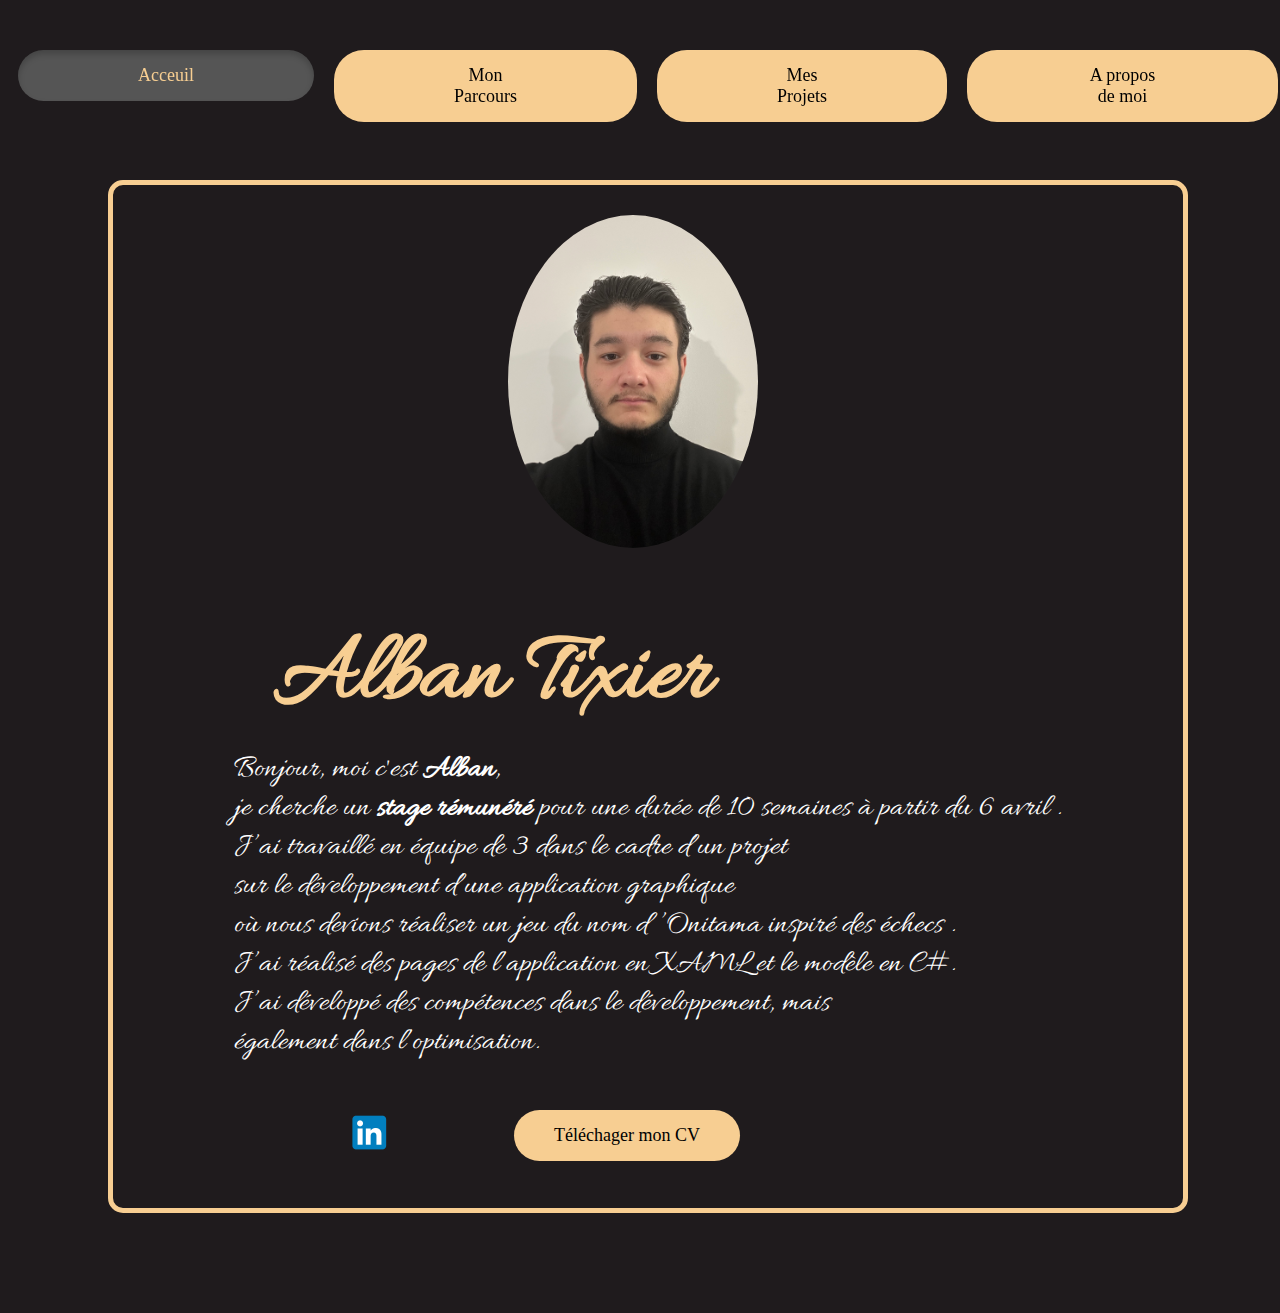
<file: index.html>
<!DOCTYPE html>
<html lang = "fr">
<head>
	<meta charset = "utf-8">
	<title>Alban Tixier</title>
	<link rel ="stylesheet" href ="static/Homepage.css">
    <style>
    @import url('https://fonts.googleapis.com/css2?family=Allura&display=swap');
    </style>
<body>
    <nav>
		<ul>
            <li><a href="Homepage.html" class="active">Acceuil</a></li>
			<li><a href="parcours.html">Mon Parcours</a></li>
			<li><a href="projet.html">Mes Projets</a></li>
			<li><a href="moi.html">A propos de moi </a></li>
		</ul>
		</nav>
        <div class="container">
            <img src="images/alban.jpeg" alt="Photo de profil d'Alban" id="alban">
            <div class="text">
                <h1> Alban Tixier</h1>
                <p>Bonjour, moi c'est <b>Alban</b>, </br> je cherche un <b>stage rémunéré</b> pour une durée de 10 semaines à partir du 6 avril . </br>
                    J’ai travaillé en équipe de 3 dans le cadre d’un projet </br>sur le développement d’une application graphique </br> où nous devions réaliser un jeu du nom d ’Onitama inspiré des échecs . </br> J’ai  réalisé des pages de l’application en XAML et le modèle en C#.</br> J’ai développé des  compétences dans le développement, mais </br> également dans l’optimisation. 
                </p>
                <div id="lien">
                    <a href="https://www.linkedin.com/in/alban-tixier-546078351/" id="linkedin"><img src="images/linkedin.webp" alt="Photo pour premier lien" id="img1"></a>
                    <a href="static/CV_TIXIERAlban.pdf" download id="link">Téléchager mon CV</a>
                </div>
            </div>
        </div>

</body>
</file>
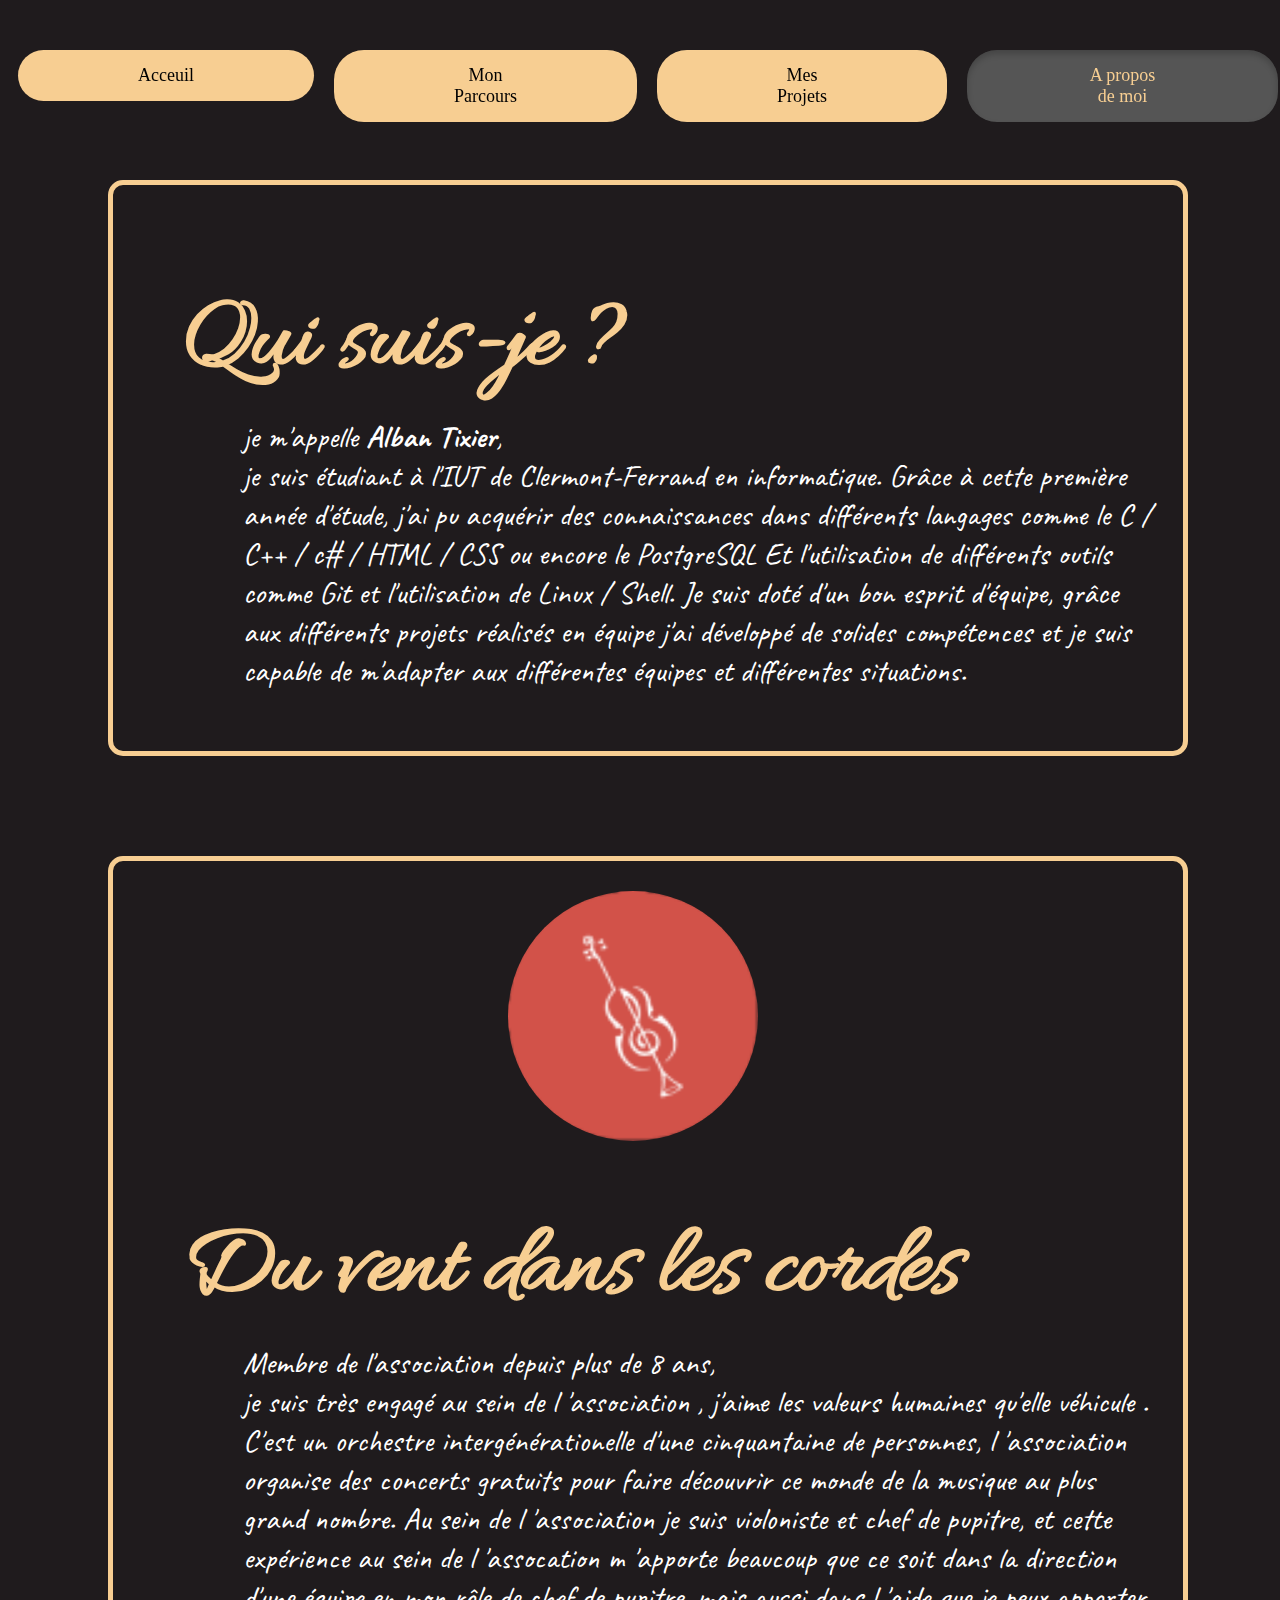
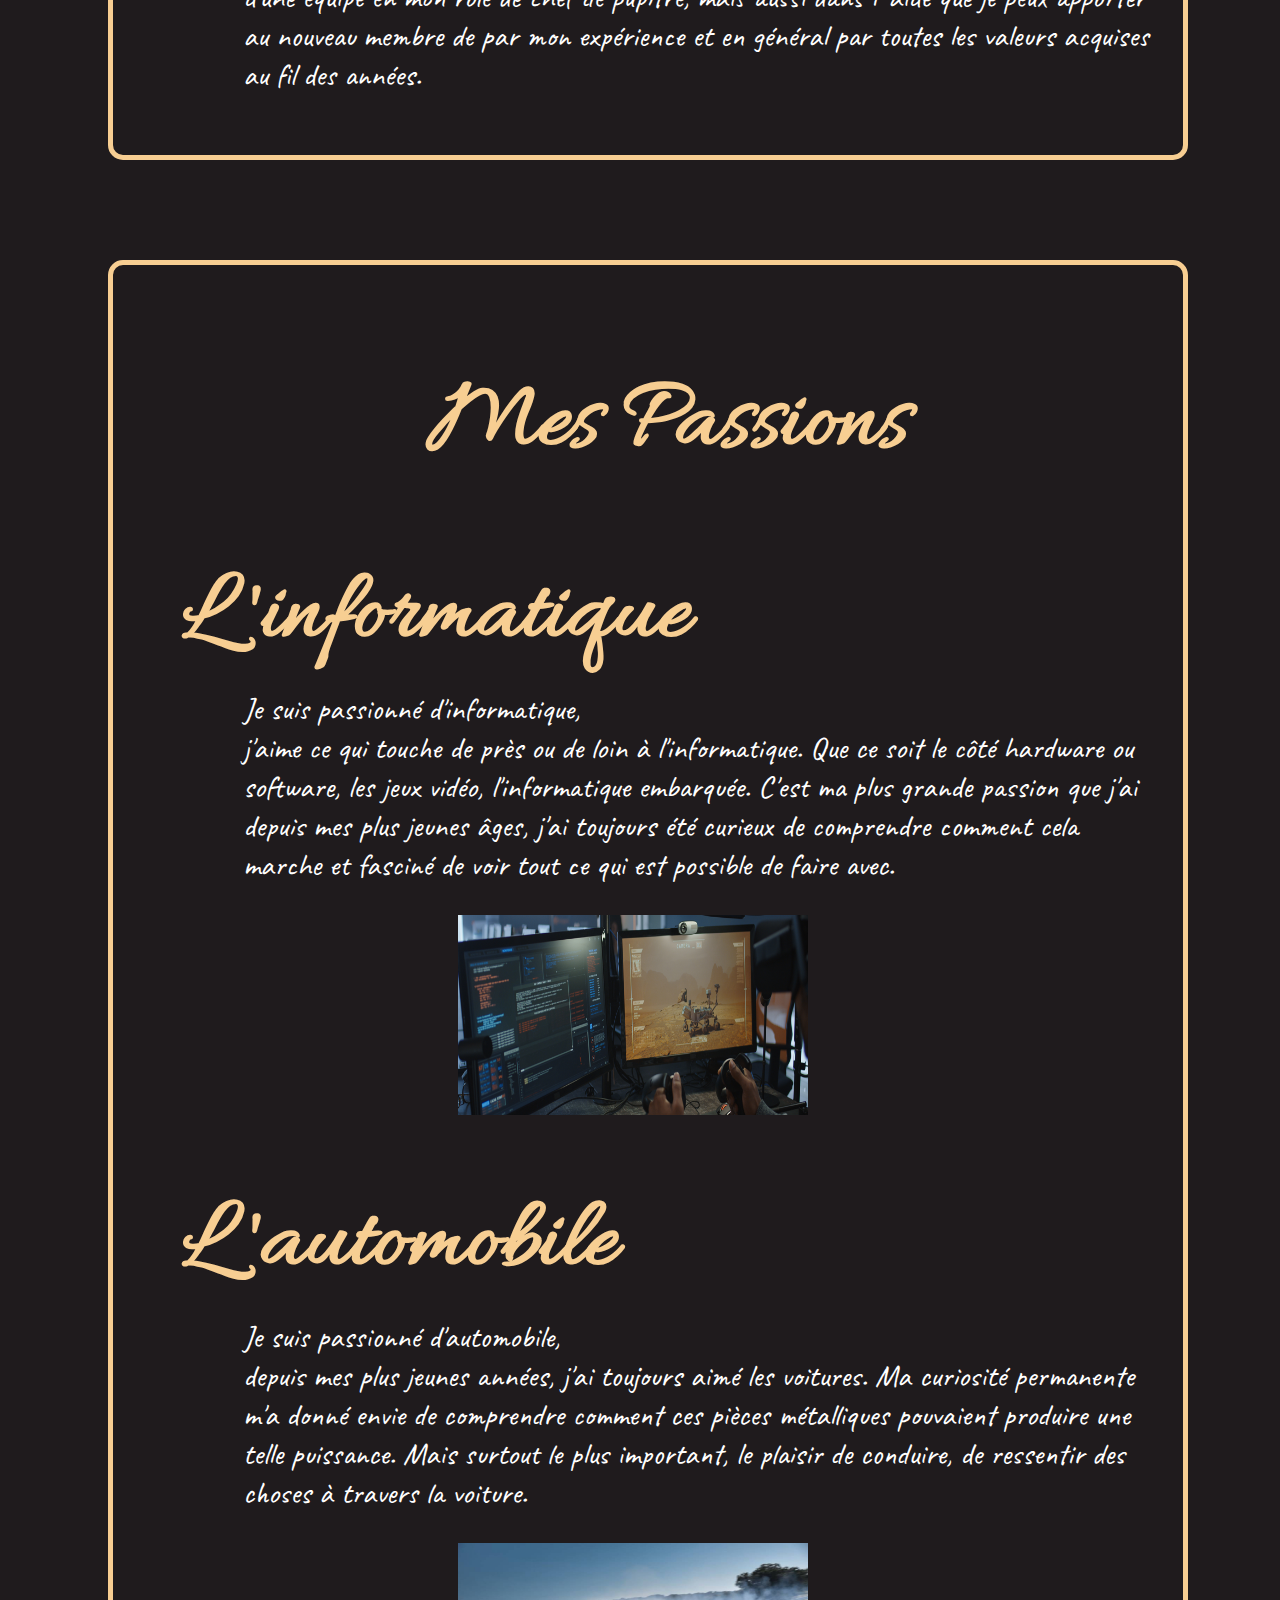
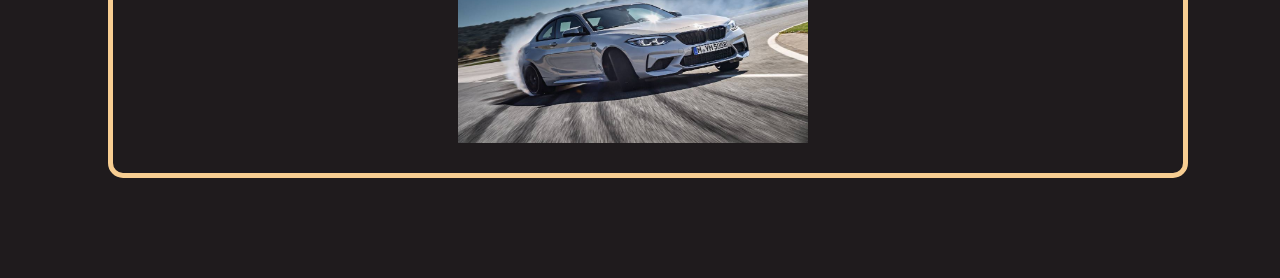
<file: moi.html>
<!DOCTYPE html>
<html lang = "fr">
<head>
	<meta charset = "utf-8">
	<title>Alban Tixier</title>
	<link rel ="stylesheet" href ="static/moi.css">
    <style>
    @import url('https://fonts.googleapis.com/css2?family=Allura&display=swap');
    @import url('https://fonts.googleapis.com/css2?family=Caveat:wght@400..700&family=Edu+NSW+ACT+Hand+Pre:wght@400..700&display=swap');
    </style>
</head>
<body>
    <nav>
		<ul>
            <li><a href="index.html">Acceuil</a></li>
			<li><a href="parcours.html">Mon Parcours</a></li>
			<li><a href="projet.html" >Mes Projets</a></li>
			<li><a href="#" class="active">A propos de moi </a></li>
		</ul>
	</nav>
    <div class="container">
            <div class="text">
                <h1> Qui suis-je ?</h1>
                <p> je m'appelle <b>Alban Tixier</b>,</br>
                    je suis étudiant à l'IUT de Clermont-Ferrand en informatique. Grâce à cette première année d'étude, j'ai pu acquérir des connaissances dans différents langages comme le C / C++ / c# / HTML / CSS ou encore le PostgreSQL
                    Et l'utilisation de différents outils comme Git et l'utilisation de Linux / Shell.
                    Je suis doté d'un bon esprit d'équipe, grâce aux différents projets réalisés en équipe j'ai développé de solides compétences et je suis capable de m'adapter aux différentes équipes et différentes situations.

                </p>
            </div>
        </div>
    <div class="container">
            <img src="images/dvdlc.png" alt="logo de l'association" id="image1">
            <div class="text">
                <h1> Du vent dans les cordes </h1>
                <p>Membre de l'association depuis plus de 8 ans, </br>
                   je suis très engagé au sein de l 'association , j'aime les valeurs humaines qu'elle véhicule . C'est un orchestre intergénérationelle d'une cinquantaine de personnes, l 'association organise des concerts gratuits pour faire découvrir ce monde de la musique au plus grand nombre. 
                   Au sein de l 'association je suis violoniste et  chef de pupitre, et cette expérience au sein de l 'assocation m 'apporte beaucoup que ce soit dans la direction d'une équipe en mon rôle de chef de pupitre, mais aussi dans l 'aide que je peux apporter au nouveau membre de par mon expérience et en général par toutes les valeurs acquises au fil des années.
                </p>
            </div>
        </div>
        <div class="container">
            <h1>Mes Passions </h1>
            <div class="text">
                <h1> L 'informatique </h1>
                <p>Je suis passionné d'informatique, </br> j'aime ce qui touche de près  ou de loin à l'informatique. Que ce soit le côté  hardware ou software, les jeux vidéo, l'informatique embarquée.
                    C'est ma plus grande passion que j'ai depuis mes plus jeunes âges, j'ai toujours été curieux de comprendre comment cela marche et fasciné de voir tout ce qui est possible de faire avec.                  
                </p>
            </div>
            <img src="images/info.png" alt="image de mes passions" id="image2">
            <div class="text">
                <h1> L 'automobile </h1>
                <p>Je suis passionné d'automobile, </br> depuis mes plus jeunes années, j'ai toujours aimé les voitures. Ma curiosité permanente m'a donné envie de comprendre comment ces pièces métalliques pouvaient produire une telle puissance.
                    Mais surtout le plus important, le plaisir de conduire, de ressentir des choses à travers la voiture.               
                </p>
            </div>
            <img src="images/auto.jpg" alt="image de mes passions" id="image2">
        </div>
    
</body>
</file>
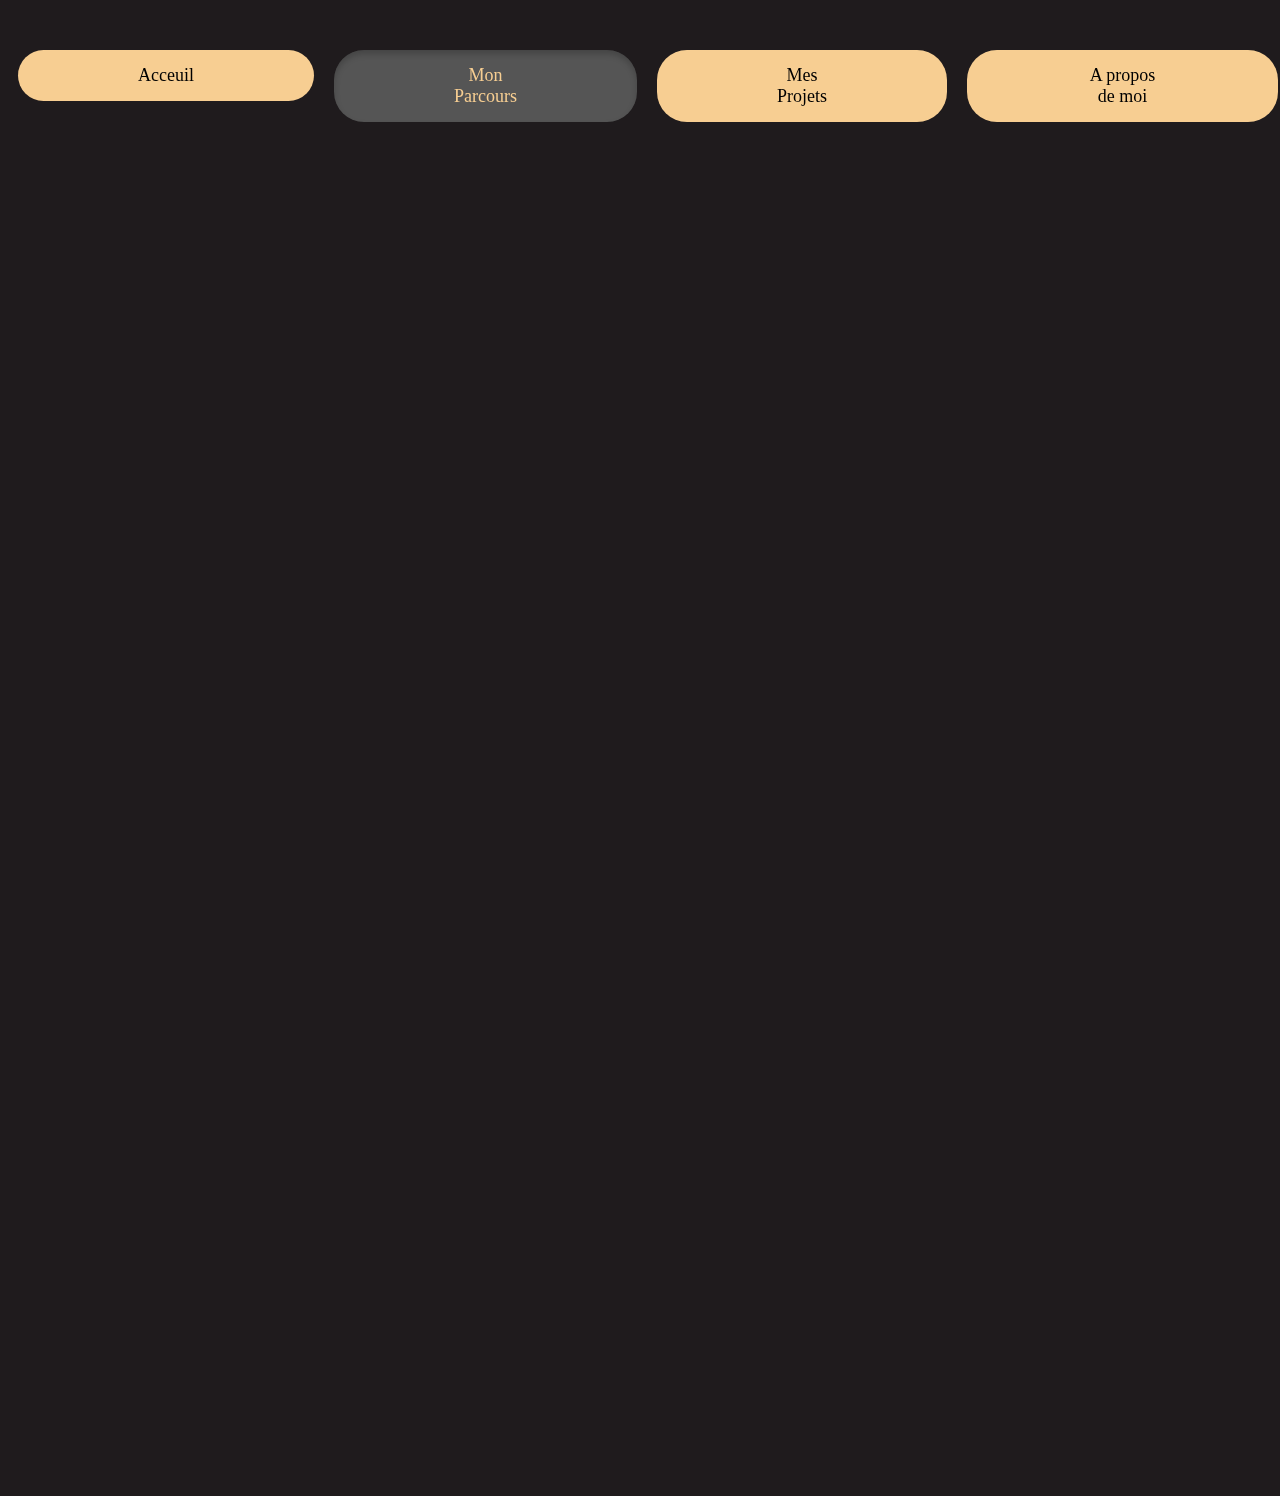
<file: parcours.html>
<!DOCTYPE html>
<html lang = "fr">
<head>
	<meta charset = "utf-8">
	<title>Alban Tixier</title>
	<link rel ="stylesheet" href ="static/parcours.css">
    <style>
    @import url('https://fonts.googleapis.com/css2?family=Allura&display=swap');
    
    </style>
<body>
    <nav>
		<ul>
            <li><a href="index.html">Acceuil</a></li>
			<li ><a class="active" href="#">Mon Parcours</a> </li>
			<li><a href="projet.html">Mes Projets</a></li>
			<li><a href="moi.html">A propos de moi </a></li>
		</ul>
    </nav>
    <div class="timeline">
        <div class="timeline-item left">
          <div class="content">
            <h3>2024-2027</h3>
            <p>étudiant à l'IUT de l'université de Clermont Auvergne en <b>informatique</b></p>
            <img src="images/Iut.jpeg" alt="photo université" class="logo">
          </div>
        </div>
        <div class="timeline-item right">
          <div class="content">
            <h3>2023</h3>
            <p><b>Baccalauréat général</b> spécialité <b>Maths</b> et <b>NSI</b> aux lycée Saint-Alyre à Clermont-Ferrand</p>
            <img src="images/sa.webp" alt="photo école" class="logo">
          </div>
        </div>
        <div class="timeline-item left">
          <div class="content">
            <h3>Juillet-Aout 2022</h3>
            <p>Job d'été chez AquaLoisirs en tant qu'<b>employé polyvalent</b></p>
            <img src="images/aqua.webp" alt="photo AquaLoisir" class="logo">
          </div>
        </div>
      </div>
      

</body>
</file>
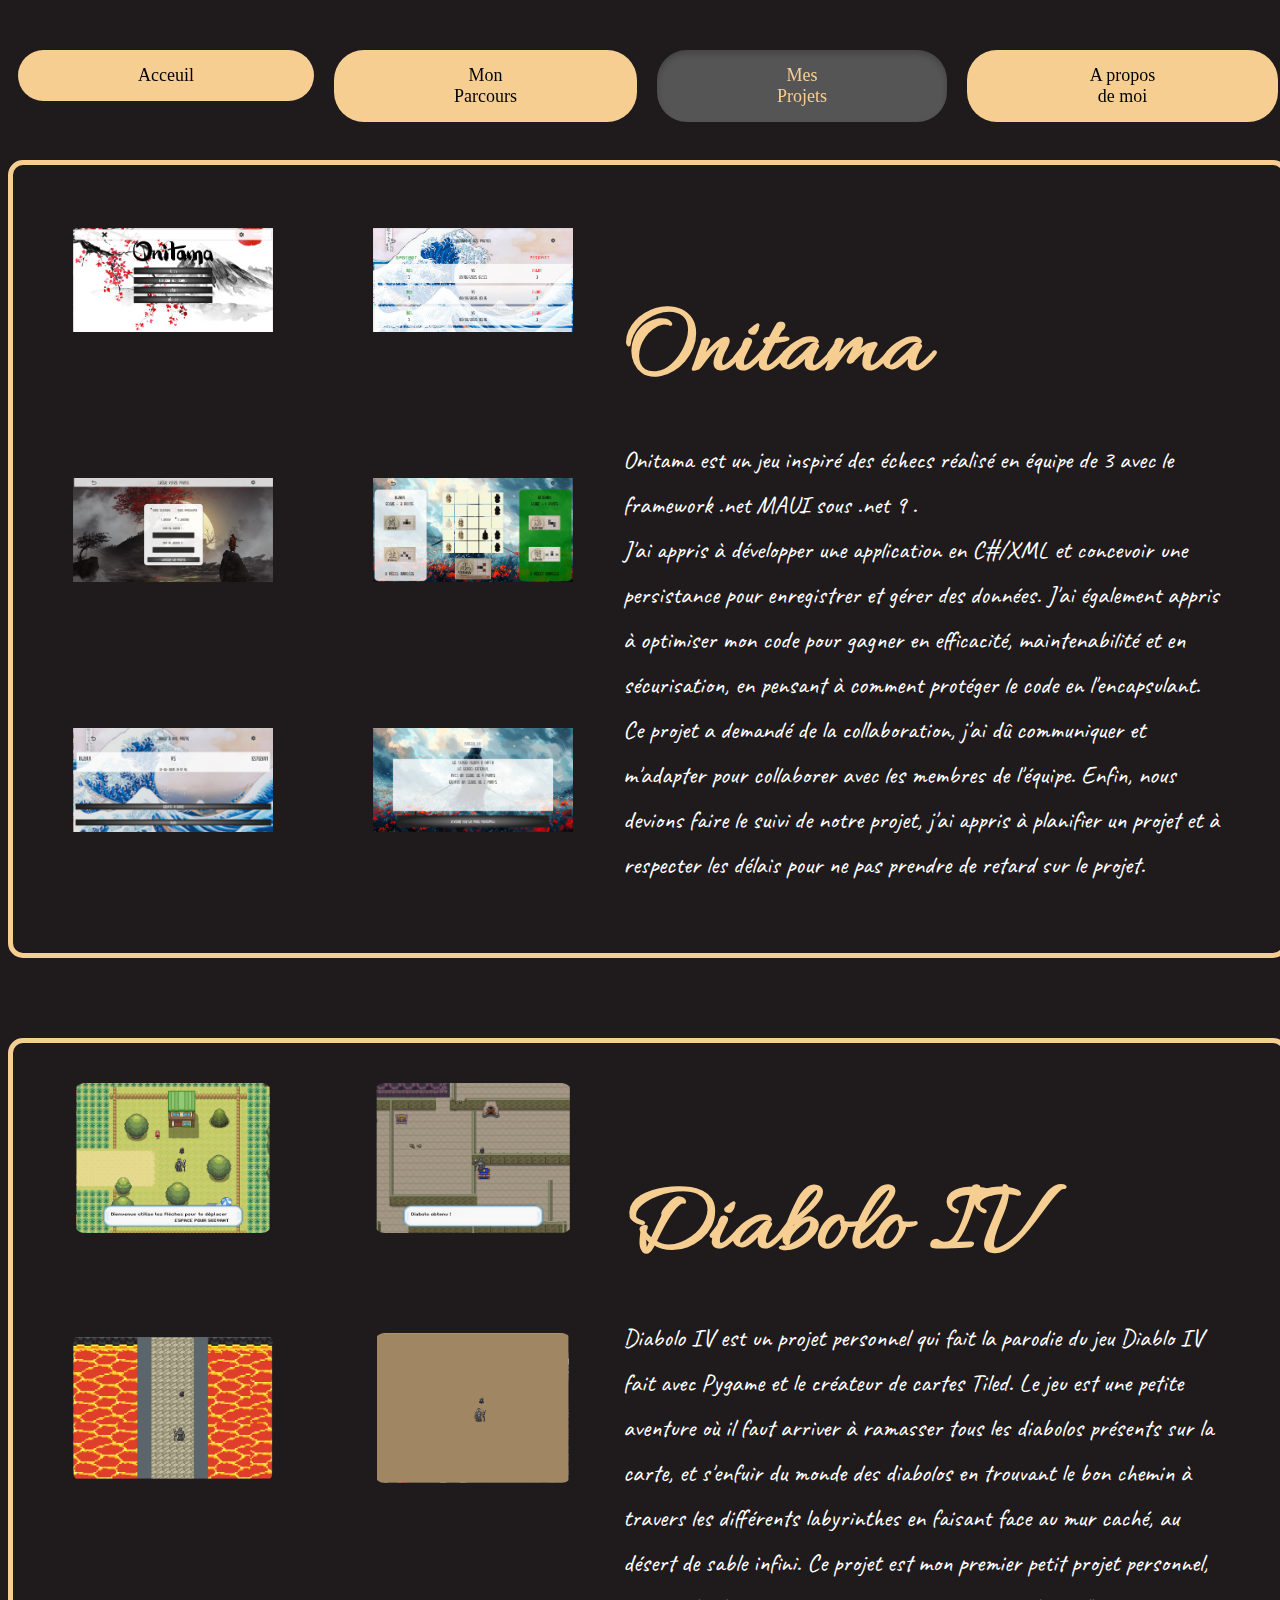
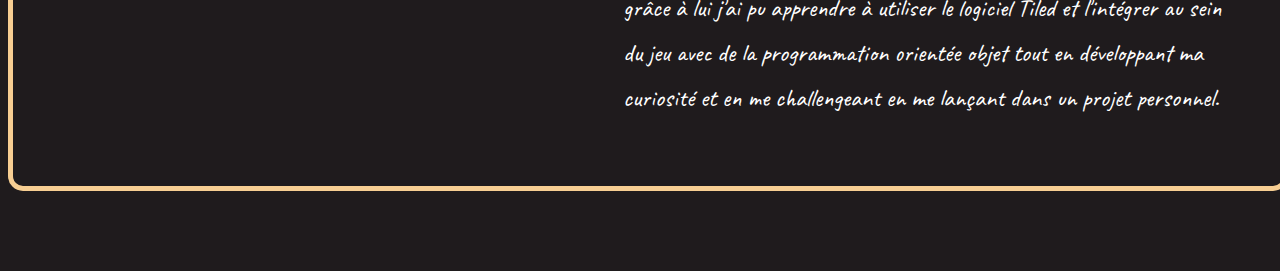
<file: projet.html>
<!DOCTYPE html>
<html lang = "fr">
<head>
	<meta charset = "utf-8">
	<title>Alban Tixier</title>
	<link rel ="stylesheet" href ="static/projet.css">
    <style>
    @import url('https://fonts.googleapis.com/css2?family=Allura&display=swap');
	 @import url('https://fonts.googleapis.com/css2?family=Caveat:wght@400..700&family=Edu+NSW+ACT+Hand+Pre:wght@400..700&display=swap');
    </style>
</head>
<body>
    <nav>
		<ul>
            <li><a href="index.html">Acceuil</a></li>
			<li><a href="parcours.html">Mon Parcours</a></li>
			<li><a href="#" class="active">Mes Projets</a></li>
			<li><a href="moi.html">A propos de moi </a></li>
		</ul>
		</nav>
		<div class="galerie-container">
			<div class="grille-images">
				<img src="images/OnitamaHomePage.PNG" alt="photo 1 Projet " class="image-zoom">
				<img src="images/OnitamaScore.PNG" alt="photo 2 Projet" class="image-zoom">
				<img src="images/OnitamaCreatePage.PNG" alt="photo 3 Projet" class="image-zoom">
				<img src="images/OnitamaBoard.PNG" alt="photo 4 Projet" class="image-zoom">
				<img src="images/OnitamaSelectPage.PNG" alt="photo 5 Projet" class="image-zoom">
				<img src="images/OnitamaVictoryPage.PNG" alt="photo 6 Projet" class="image-zoom">
			</div>
		
			<div class="texte-explicatif">
				<h2>Onitama</h2>
				<p>
					Onitama est un jeu inspiré des échecs réalisé en équipe de 3  avec le framework .net MAUI sous .net 9  . </br>
					J'ai appris à développer une application en  C#/XML et concevoir une persistance pour enregistrer et gérer des données.
					J'ai également appris à optimiser mon code pour gagner en efficacité, maintenabilité et en sécurisation, en pensant à comment protéger le code en l'encapsulant.
					Ce projet a demandé de la collaboration, j'ai  dû  communiquer et m'adapter pour collaborer avec les membres de l'équipe.
					Enfin, nous devions faire le suivi de notre projet,  j'ai appris à planifier un projet et  à respecter les délais pour ne pas prendre de retard sur le projet.

					
				</p>
			</div>
		</div>
		<div class="galerie-container">
			<div class="grille-images">
				<img src="images/Diabolo.PNG" alt="photo 1 Projet " class="image-zoom">
				<img src="images/DiaboloLab.PNG" alt="photo 2 Projet" class="image-zoom">
				<img src="images/DiaboloVolc.PNG" alt="photo 3 Projet" class="image-zoom">
				<img src="images/DiaboloDesert.PNG" alt="photo 4 Projet" class="image-zoom">
			</div>
		
			<div class="texte-explicatif">
				<h2>Diabolo IV </h2>
				<p>
					Diabolo IV est un projet personnel qui fait la  parodie du jeu Diablo IV fait avec Pygame et le créateur de cartes Tiled.
					Le jeu est une petite aventure où il faut arriver à ramasser tous les diabolos présents sur la carte, et s'enfuir du monde des diabolos en trouvant le bon chemin à travers les différents labyrinthes en faisant face au mur caché, au désert de sable infini.
					Ce projet est mon premier petit projet personnel, grâce à lui j'ai pu apprendre à utiliser le logiciel Tiled et l'intégrer au sein du jeu avec de la programmation orientée objet tout en développant ma curiosité et en me challengeant en me lançant dans un projet personnel.										
				</p>
			</div>
		</div>
</body>
</file>
<file: static/Homepage.css>
body{
    background-color: rgb(31, 27, 29) ;
    width:100%;
    }
    
nav{
    position: sticky;
    top: 50px; 

    display: flex;
    justify-content: center;
    align-items: center;
    flex-wrap: wrap;
    z-index: 2;

  }
  
 
  ul {
    list-style-type: none;
    padding: 0;
    margin: 0;
    display: flex;
  }
  
 
  li {
    margin: 0 10px;
    
  }
  

  a {
    display: block;
    padding: 15px 120px;
    color: rgb(0, 0, 0);
    text-decoration: none;
    text-align: center;
    font-size: 18px;
    border-radius: 30px; 
  }
  

  li:first-child a {
    background-color: rgb(247, 206, 146);
    transition: background-color 0.4s ease, transform 0.4s ease;
  }
  
  li:first-child a:hover {
    background-color: rgb(233, 157, 59);
    transform-origin: center;
    transform: rotate(3deg);
  }
  
  li:nth-child(2) a {
    background-color: rgb(247, 206, 146);
    transition: background-color 0.4s ease, transform 0.4s ease;
  }
  
  li:nth-child(2) a:hover {
    background-color: rgb(233, 157, 59);
    transform-origin: center;
    transform: rotate(3deg);
  }
  
  li:nth-child(3) a {
    background-color: rgb(247, 206, 146);
    transition: background-color 0.4s ease, transform 0.4s ease;
  }
  
  li:nth-child(3) a:hover {
    background-color: rgb(233, 157, 59);
    transform-origin: center;
    transform: rotate(3deg);
  }
  li:nth-child(4) a {
    background-color: rgb(247, 206, 146);
    transition: background-color 0.4s ease, transform 0.4s ease;
  }
  
  li:nth-child(4) a:hover {
    background-color: rgb(233, 157, 59);
    transform-origin: center;
    transform: rotate(3deg);
  }



.container {
    display: flex;
    align-items: center;
    justify-content: space-evenly;
    flex-wrap: wrap;
    margin: 100px;
    padding:30px;
    border: 5px solid rgb(247, 206, 146);
    border-radius: 15px;
}


#alban{
    border-radius: 100%;
    width: 250px;
    margin-right: 30px; 
    animation-duration: 3s;
    animation-name: slide-in;
    animation-iteration-count: 1;
}

#img1{
    width: 50px; 
    margin-right: 30px; 
    animation: fadeInUp 3s ease-in-out;;
    transition: transform 0.3s ease, box-shadow 0.3s ease, background 0.3s ease;
}
#img1:hover{
    transform: scale(1.5);
}

#lien {
    display: flex;
    align-items: center;
}



#link {
    background-color: rgb(247, 206, 146);
    padding: 15px 40px;
    transition: transform 0.3s ease, box-shadow 0.3s ease, background 0.3s ease;
    animation: fadeInUp 3s ease-in-out;
}


#link:hover {
    transform: scale(1.1);
    box-shadow: 0 10px 20px rgba(253, 126, 0, 0.6);
    background-color: rgb(233, 157, 59);
}


@keyframes fadeInUp {
    0% {
        opacity: 0;
        transform: translateY(50px);
    }
    100% {
        opacity: 1;
        transform: translateY(0);
    }
}

#linkedin{
    padding-left: 110px;
    padding-right: 90px;
  }


.text {
    display: flex;
    flex-direction: column;
}


h1 {
    font-family: "Allura", cursive;
    font-size: 100px;
    color: rgb(247, 206, 146);
    margin-bottom: 0; 
    margin-left: 40px;
    animation-duration: 3s;
    animation-name: slide-in;
    animation-iteration-count: 1;
}


p {
    font-family: "Allura", cursive;
    font-size: 31px;
    color: white;
    margin-top: 10px;
     animation-duration: 3s;
    animation-name: slide-in;
    animation-iteration-count: 1;

}
@keyframes slide-in {
    from {
      translate: 150vw 0;
      scale: 200% 1;
    }
  
    to {
      translate: 0 0;
      scale: 100% 1;
    }
  }

  nav ul li a {
    transition: box-shadow 0.2s ease;
  }
  
  nav ul li a.active {
    box-shadow: inset 0 4px 6px rgba(0,0,0,0.2);
    background-color: #555;
    color: rgb(247, 206, 146);
    border-radius: 30px;
  }
</file>
<file: static/moi.css>
body{
    background-color: rgb(31, 27, 29) ;
    width:100%;
    }
    
nav{
    position: sticky;
    top: 50px; 

    display: flex;
    justify-content: center;
    align-items: center;
    flex-wrap: wrap;
    z-index: 2;

  }

  nav ul li a {
    transition: box-shadow 0.2s ease;
  }
  
  nav ul li a.active {
    box-shadow: inset 0 4px 6px rgba(0,0,0,0.2);
    background-color: #555;
    color: rgb(247, 206, 146);
    border-radius: 30px;
  }
  

  ul {
    list-style-type: none;
    padding: 0;
    margin: 0;
    display: flex;
  }
  

  li {
    margin: 0 10px;
    
  }

  a {
    display: block;
    padding: 15px 120px;
    color: rgb(0, 0, 0);
    text-decoration: none;
    text-align: center;
    font-size: 18px;
    border-radius: 30px;
  }
  
 
  li:first-child a {
    background-color: rgb(247, 206, 146);
    transition: background-color 0.4s ease, transform 0.4s ease;
  }
  
  li:first-child a:hover {
    background-color: rgb(233, 157, 59);
    transform-origin: center;
    transform: rotate(3deg);
  }
  
  li:nth-child(2) a {
    background-color: rgb(247, 206, 146);
    transition: background-color 0.4s ease, transform 0.4s ease;
  }
  
  li:nth-child(2) a:hover {
    background-color: rgb(233, 157, 59);
    transform-origin: center;
    transform: rotate(3deg);
  }
  
  li:nth-child(3) a {
    background-color: rgb(247, 206, 146);
    transition: background-color 0.4s ease, transform 0.4s ease;
  }
  
  li:nth-child(3) a:hover {
    background-color: rgb(233, 157, 59);
    transform-origin: center;
    transform: rotate(3deg);
  }
  li:nth-child(4) a {
    background-color: rgb(247, 206, 146);
    transition: background-color 0.4s ease, transform 0.4s ease;
  }
  
  li:nth-child(4) a:hover {
    background-color: rgb(233, 157, 59);
    transform-origin: center;
    transform: rotate(3deg);
  }

.container {
    display: flex;
    align-items: center;
    justify-content: space-evenly;
    flex-wrap: wrap;
    margin: 100px;
    padding:30px;
    border: 5px solid rgb(247, 206, 146);
    border-radius: 15px;
}


#image1{
    border-radius: 100%;
    width: 250px; 
    margin-right: 30px;
    animation-duration: 3s;
    animation-name: slide-in;
    animation-iteration-count: 1;
}


.text {
    display: flex;
    flex-direction: column;
}


h1 {
    font-family: "Allura", cursive;
    font-size: 100px;
    color: rgb(247, 206, 146);
    margin-bottom: 0; 
    margin-left: 40px;
    animation-duration: 3s;
    animation-name: slide-in;
    animation-iteration-count: 1;
}


p {
    font-family: "Caveat", cursive;
    font-size: 31px;
    color: white;
    margin-top: 10px;
    margin-left: 100px;
     animation-duration: 3s;
    animation-name: slide-in;
    animation-iteration-count: 1;

}
@keyframes slide-in {
    from {
      translate: 150vw 0;
      scale: 200% 1;
    }
  
    to {
      translate: 0 0;
      scale: 100% 1;
    }
  }

  #image2{

    width: 350px; 
    height: 200px;
    margin-right: 30px; 
    animation-duration: 3s;
    animation-name: slide-in;
    animation-iteration-count: 1;
}


@media (max-width: 1200px) {

  nav ul {
      flex-wrap: wrap;
      justify-content: center;
  }

  nav ul li {
      width: 50%;      
      display: flex;
      justify-content: center;
      margin: 5px 0;
  }

  nav ul li a {
      padding: 10px 80px;   
      font-size: 16px;
      width: 100%;           
  }
}

@media (max-width: 800px) {

  nav ul {
      flex-wrap: wrap;
      justify-content: center;
  }

  nav ul li {
      width: 50%;      
      display: flex;
      justify-content: center;
      margin: 5px 0;
  }

  nav ul li a {
      padding: 10px 20px;   
      font-size: 16px;
      width: 90%;           
  }
}
</file>
<file: static/parcours.css>
body{
    background-color: rgb(31, 27, 29)  ;
    width:100%;
    }
    
nav{
    position: sticky;
    top: 50px; 

    display: flex;
    justify-content: center;
    align-items: center;
    flex-wrap: wrap;
    z-index: 2;

  }
  

  ul {
    list-style-type: none;
    padding: 0;
    margin: 0;
    display: flex;
  }
  

  li {
    margin: 0 10px;
    
  }
  

  a {
    display: block;
    padding: 15px 120px;
    color: rgb(0, 0, 0);
    text-decoration: none;
    text-align: center;
    font-size: 18px;
    border-radius: 30px; 
  }
  
 
  li:first-child a {
    background-color: rgb(247, 206, 146);
    transition: background-color 0.4s ease, transform 0.4s ease;
  }
  
  li:first-child a:hover {
    background-color: rgb(233, 157, 59);
    transform-origin: center;
    transform: rotate(3deg);
  }
  
  li:nth-child(2) a {
    background-color: rgb(247, 206, 146);
    transition: background-color 0.4s ease, transform 0.4s ease;
  }
  
  li:nth-child(2) a:hover {
    background-color: rgb(233, 157, 59);
    transform-origin: center;
    transform: rotate(3deg);
  }
  
  li:nth-child(3) a {
    background-color: rgb(247, 206, 146);
    transition: background-color 0.4s ease, transform 0.4s ease;
  }
  
  li:nth-child(3) a:hover {
    background-color: rgb(233, 157, 59);
    transform-origin: center;
    transform: rotate(3deg);
  }
  li:nth-child(4) a {
    background-color: rgb(247, 206, 146);
    transition: background-color 0.4s ease, transform 0.4s ease;
  }
  
  li:nth-child(4) a:hover {
    background-color: rgb(233, 157, 59);
    transform-origin: center;
    transform: rotate(3deg);
  }


  
@keyframes fadeInLine {
    from {
      opacity: 0;
    }
    to {
      opacity: 1;
    }
  }


  

  
.timeline {
    position: relative;
    max-width: 1200px;
    margin: 100px auto 40px; 
    padding: 50px 0;
    flex-shrink: 0;
  }
  .logo {

    max-width: 90%;     
    height: auto; 
    padding-top: 30px;
  }
  
  .timeline::after {
    content: '';
    position: absolute;
    top: 0;
    bottom: 0;
    left: 50%;
    width: 4px;
    background-color: rgb(247, 206, 146);
    transform: translateX(-50%);
    border-radius: 2px;

    opacity: 0;               
    animation: fadeInLine 7s ease forwards;
    animation-delay: 0s; 
  }
  
  .timeline-item {
    padding: 20px 30px;
    position: relative;
    width: 45%;
    box-sizing: border-box;
  }
  
  .timeline-item.left {
    left: 0;
    text-align: right;
  }
  
  .timeline-item.right {
    left: 55%;
    text-align: left;
  }
  
  .timeline-item::before {
    content: '';
    position: absolute;
    top: 30px;
    width: 16px;
    height: 16px;
    background-color: rgb(51, 46, 46) ;
    border: 4px solid rgb(247, 206, 146);
    border-radius: 50%;
    z-index: 1;
  }


  
  
  .timeline-item.left::before {
    right: -8px;
  }
  
  .timeline-item.right::before {
    left: -8px;
  }
  
  .timeline-item .content {
    background-color: rgb(247, 206, 146);
    padding: 15px;
    border-radius: 8px;
  }
  
  .timeline-item h3 {
    margin-top: 0;
    font-family: 'Allura', cursive;
    color: rgb(0, 0, 0);
  }

  .timeline-item h4 {
    margin-top: 10;
    font-family: 'Allura', cursive;
    color: rgb(0, 0, 0);
  }
  
  .timeline-item p {
    margin: 5px 0 0 0;
    font-family: Arial, sans-serif;
    color: #555;
  }
  

  @media (max-width: 600px) {
    .timeline-item,
    .timeline-item.left,
    .timeline-item.right {
      width: 100%;
      left: 0 !important;
      text-align: left !important;
      margin-bottom: 30px;
    }
  
    .timeline-item::before {
      left: 10px !important;
      right: auto !important;
    }
  
    .timeline::after {
      left: 20px;
    }
  }

  @keyframes slideFromLeftOut {
    0% {
      opacity: 0;
      transform: translateX(-150vw);
    }
    100% {
      opacity: 1;
      transform: translateX(0);
    }
  }
  
  @keyframes slideFromRightOut {
    0% {
      opacity: 0;
      transform: translateX(150vw);
    }
    100% {
      opacity: 1;
      transform: translateX(0);
    }
  }
  
  .timeline-item.left {
    animation: slideFromLeftOut 0.8s ease forwards;
    opacity: 0;
  }
  
  .timeline-item.right {
    animation: slideFromRightOut 0.8s ease forwards;
    opacity: 0;
  }
  
  .timeline-item:nth-child(1) {
    animation-delay: 0.2s;
  }
  
  .timeline-item:nth-child(2) {
    animation-delay: 0.6s;
  }
  
  .timeline-item:nth-child(3) {
    animation-delay: 1s;
  }

  
  nav ul li a {
    transition: box-shadow 0.2s ease;
  }
  
  nav ul li a.active {
    box-shadow: inset 0 4px 6px rgba(0,0,0,0.2);
    background-color: #555;
    color: rgb(247, 206, 146);
    border-radius: 30px;
  }
</file>
<file: static/projet.css>
body{
    background-color: rgb(31, 27, 29) ;
    width:100%;
    }
    
nav{
    position: sticky;
    top: 50px; 

    display: flex;
    justify-content: center;
    align-items: center;
    flex-wrap: wrap;
    z-index: 2;

  }

  nav ul li a {
    transition: box-shadow 0.2s ease;
  }
  
  nav ul li a.active {
    box-shadow: inset 0 4px 6px rgba(0,0,0,0.2);
    background-color: #555;
    color: rgb(247, 206, 146);
    border-radius: 30px;
  }
  

  ul {
    list-style-type: none;
    padding: 0;
    margin: 0;
    display: flex;
  }
  

  li {
    margin: 0 10px;
    
  }
  

  a {
    display: block;
    padding: 15px 120px;
    color: rgb(0, 0, 0);
    text-decoration: none;
    text-align: center;
    font-size: 18px;
    border-radius: 30px;
  }
  
 
  li:first-child a {
    background-color: rgb(247, 206, 146);
    transition: background-color 0.4s ease, transform 0.4s ease;
  }
  
  li:first-child a:hover {
    background-color: rgb(233, 157, 59);
    transform-origin: center;
    transform: rotate(3deg);
  }
  
  li:nth-child(2) a {
    background-color: rgb(247, 206, 146);
    transition: background-color 0.4s ease, transform 0.4s ease;
  }
  
  li:nth-child(2) a:hover {
    background-color: rgb(233, 157, 59);
    transform-origin: center;
    transform: rotate(3deg);
  }
  
  li:nth-child(3) a {
    background-color: rgb(247, 206, 146);
    transition: background-color 0.4s ease, transform 0.4s ease;
  }
  
  li:nth-child(3) a:hover {
    background-color: rgb(233, 157, 59);
    transform-origin: center;
    transform: rotate(3deg);
  }
  li:nth-child(4) a {
    background-color: rgb(247, 206, 146);
    transition: background-color 0.4s ease, transform 0.4s ease;
  }
  
  li:nth-child(4) a:hover {
    background-color: rgb(233, 157, 59);
    transform-origin: center;
    transform: rotate(3deg);
  }




.galerie-container {
  display: flex;
  justify-content: center; 
  align-items: flex-start;
  margin: 80px auto; 
  padding: 40px 60px;
  max-width: 1200px;
  border: 5px solid rgb(247, 206, 146);
  border-radius: 15px;
  gap: 50px;
  flex-wrap: wrap;
}


.grille-images {
  display: grid;
  grid-template-columns:  1fr 1fr ;
  gap: 100px;
  flex-shrink: 0;
}

.image-zoom {
  width: 200px;
  height: 150px;
  object-fit: scale-down;
  border-radius: 12px;
  transition: transform 0.4s ease, box-shadow 0.3s ease;
  cursor: pointer;
   animation: zoomInOut 2s ease-in-out ;
}


.image-zoom:hover {
  transform: scale(4);
  z-index: 10;
  box-shadow: 0 20px 35px rgba(0, 0, 0, 0.5);
}


.texte-explicatif {
  flex: 1;
  min-width: 350px;
}

.texte-explicatif h2 {
  font-family: "Allura", cursive;
  font-size: 100px;
  margin-bottom: 15px;
  color: rgb(247, 206, 146);
}

.texte-explicatif p {
  font-family: "Caveat", cursive;
  font-size: 25px;
  color: white;
  line-height: 1.8;
}

@keyframes zoomInOut {
  0%, 100% {
    transform: scale(1);
  }
  50% {
    transform: scale(1.3);
  }
}

@media (max-width: 1200px) {

  nav ul {
      flex-wrap: wrap;
      justify-content: center;
  }

  nav ul li {
      width: 50%;      
      display: flex;
      justify-content: center;
      margin: 5px 0;
  }

  nav ul li a {
      padding: 10px 80px;   
      font-size: 16px;
      width: 100%;           
  }
}

@media (max-width: 800px) {

  nav ul {
      flex-wrap: wrap;
      justify-content: center;
  }

  nav ul li {
      width: 50%;      
      display: flex;
      justify-content: center;
      margin: 5px 0;
  }

  nav ul li a {
      padding: 10px 20px;   
      font-size: 16px;
      width: 90%;           
  }
}
</file>
